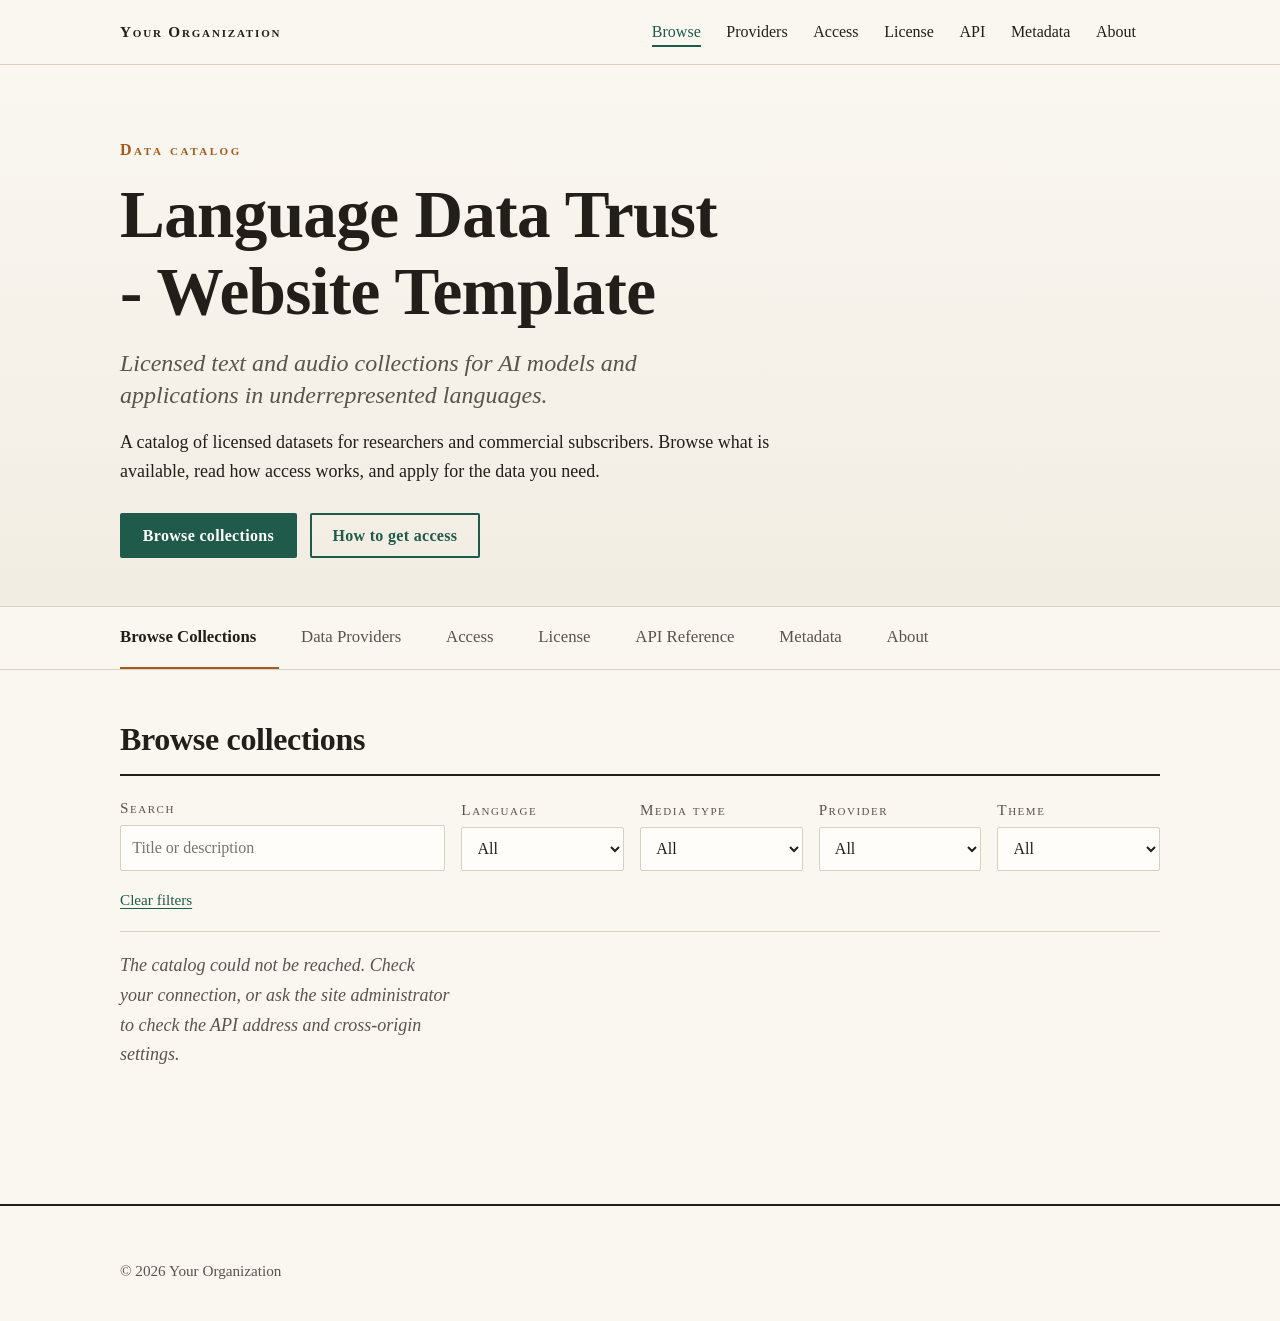
<file: index.html>
<!DOCTYPE html>
<html lang="en">
<head>
  <meta charset="UTF-8" />
  <meta name="viewport" content="width=device-width, initial-scale=1" />
  <title>Language Data Trust - Website Template</title>
  <meta name="description" content="A catalog of licensed language datasets for researchers and commercial subscribers." />
  <link rel="icon" href="data:image/svg+xml,%3Csvg xmlns=%27http://www.w3.org/2000/svg%27 viewBox=%270 0 64 64%27%3E%3Crect width=%2764%27 height=%2764%27 fill=%27%231f5a4a%27/%3E%3Ctext x=%2732%27 y=%2745%27 font-size=%2742%27 text-anchor=%27middle%27 fill=%27white%27 font-family=%27Georgia,serif%27%3EC%3C/text%3E%3C/svg%3E" />
  <script src="js/config.js"></script>
  <link rel="stylesheet" href="css/style.css" />
</head>
<body>
  <a class="skip-link" href="#main">Skip to content</a>

  <header class="masthead">
    <div class="wrap masthead-row">
      <a class="org" id="org-link" href="#browse"><span id="org-name">Your Organization</span></a>
      <nav aria-label="Primary">
        <ul class="nav" id="nav">
          <li><a href="#browse" data-tab="browse">Browse</a></li>
          <li><a href="#providers" data-tab="providers">Providers</a></li>
          <li><a href="#access" data-tab="access">Access</a></li>
          <li><a href="#license" data-tab="license">License</a></li>
          <li><a href="#api" data-tab="api">API</a></li>
          <li><a href="#metadata" data-tab="metadata">Metadata</a></li>
          <li><a href="#about" data-tab="about">About</a></li>
        </ul>
      </nav>
      <div class="account">
        <button type="button" class="btn btn-small" id="signin-btn" hidden>Sign in</button>
        <span class="user-chip" id="user-chip" hidden>Signed in
          <button type="button" class="link-button" id="signout-btn">Sign out</button></span>
      </div>
    </div>
  </header>

  <div class="banner banner-alert" id="site-notice" role="alert" hidden>
    <div class="wrap" id="site-notice-text"></div>
  </div>

  <div class="banner" id="sample-banner" role="note" hidden>
    <div class="wrap">You are viewing <strong>sample data</strong>. Set <code>apiBaseUrl</code> in
      <code>js/config.js</code> to connect the catalog to your API.</div>
  </div>

  <section class="hero" aria-labelledby="site-title">
    <div class="wrap">
      <p class="kicker">Data catalog</p>
      <h1 id="site-title">Language Data Trust - Website Template</h1>
      <p class="tagline" id="site-tagline"></p>
      <p class="intro" id="site-intro"></p>
      <div class="cta-row">
        <a class="btn" href="#browse">Browse collections</a>
        <a class="btn btn-ghost" href="#access">How to get access</a>
      </div>
    </div>
  </section>

  <nav class="tabs-bar" id="tabs-bar" aria-label="Sections">
    <div class="wrap tabs-bar-inner">
      <a href="#browse" data-tab="browse">Browse Collections</a>
      <a href="#providers" data-tab="providers">Data Providers</a>
      <a href="#access" data-tab="access">Access</a>
      <a href="#license" data-tab="license">License</a>
      <a href="#api" data-tab="api">API Reference</a>
      <a href="#metadata" data-tab="metadata">Metadata</a>
      <a href="#about" data-tab="about">About</a>
    </div>
  </nav>

  <main id="main" class="wrap" tabindex="-1">

    <!-- ───────── Browse ───────── -->
    <section class="panel" id="panel-browse" aria-labelledby="h-browse">
      <h2 id="h-browse">Browse collections</h2>
      <form class="filters" id="filters" role="search" aria-label="Filter collections">
        <label class="field field-search"><span>Search</span>
          <input type="search" id="f-search" placeholder="Title or description" autocomplete="off" /></label>
        <label class="field"><span>Language</span><select id="f-language"><option value="">All</option></select></label>
        <label class="field"><span>Media type</span><select id="f-mediaType"><option value="">All</option></select></label>
        <label class="field"><span>Provider</span><select id="f-provider"><option value="">All</option></select></label>
        <label class="field"><span>Theme</span><select id="f-theme"><option value="">All</option></select></label>
        <button type="reset" class="link-button" id="f-reset">Clear filters</button>
      </form>
      <p class="result-count" id="result-count" role="status" aria-live="polite"></p>
      <div class="entries" id="entries"></div>
      <nav class="pagination" id="pagination" aria-label="Pages"></nav>
    </section>

    <!-- ───────── Providers ───────── -->
    <section class="panel" id="panel-providers" aria-labelledby="h-providers" hidden>
      <h2 id="h-providers">Data providers</h2>
      <p class="lede">The organizations that contribute content to the catalog, grouped by type. Open a provider to see its collections.</p>
      <div class="providers-layout">
        <nav class="providers-sidenav" id="providers-sidenav" aria-label="Provider types"></nav>
        <div class="providers-content" id="providers-list"></div>
      </div>
    </section>

    <!-- Content pages are loaded from /pages. Edit those files to change the wording. -->
    <section class="panel" id="panel-access" data-page="pages/access.html" hidden aria-label="How to get access"></section>
    <section class="panel" id="panel-license" data-page="pages/license.html" hidden aria-label="License and terms"></section>
    <section class="panel" id="panel-api" data-page="pages/api.html" hidden aria-label="API reference"></section>
    <section class="panel" id="panel-metadata" data-page="pages/metadata.html" hidden aria-label="Metadata schemas"></section>
    <section class="panel" id="panel-about" data-page="pages/about.html" hidden aria-label="About this catalog"></section>
  </main>

  <footer class="site-footer">
    <div class="wrap">
      <p id="footer-text">&copy; Your Organization</p>
    </div>
  </footer>

  <!-- ───────── Collection detail ───────── -->
  <dialog id="detail" aria-labelledby="detail-title">
    <div class="dialog-head">
      <h2 id="detail-title"></h2>
      <button type="button" class="link-button" id="detail-close" aria-label="Close">Close</button>
    </div>
    <p class="meta" id="detail-meta"></p>
    <p id="detail-desc"></p>
    <dl class="facts" id="detail-facts"></dl>
    <h3 id="sample-heading">Sample files</h3>
    <p class="note" id="sample-note"></p>
    <ul class="file-list" id="file-list"></ul>

    <h3>Get this collection through the API</h3>
    <p>The data is delivered through the API, not from this page. Use calls like these:</p>
    <pre><code id="api-snippet"></code></pre>
    <p class="note"><a href="#api" id="detail-api-link">See the API reference</a></p>
  </dialog>

  <script src="js/auth.js"></script>
  <script src="js/api.js"></script>
  <script src="js/app.js"></script>
</body>
</html>
</file>
<file: css/style.css>
/*
 * Trust front end template: serif theme.
 * To rebrand, change the custom properties in :root (and the dark-mode block).
 * Fonts are system font stacks, so there is nothing to download.
 * Themes: the :root values are the Classic theme. The Continent and Light themes
 * are defined at the end of this file. The developer picks one with `theme` in js/config.js.
 */

:root {
  --paper:      #faf7f1;
  --paper-2:    #f2ede3;
  --card:       #fffdf9;
  --ink:        #221f1b;
  --ink-soft:   #5a544b;
  --rule:       #d8d0c0;
  --accent:     #1f5a4a;   /* deep green */
  --accent-ink: #ffffff;
  --accent-2:   #a45a1c;   /* ochre, used sparingly */
  --accent-3:   #1f5a4a;
  --focus:      #b8860b;

  --serif: "Iowan Old Style", "Palatino Linotype", Palatino, "Book Antiqua", "Source Serif Pro", Georgia, "Times New Roman", serif;
  --measure: 44rem;
  --wrap: 68rem;

  /* Shape and type, overridden by the other themes */
  --head-weight: 600;
  --h1-weight: 600;
  --label-variant: small-caps;
  --group-case: lowercase;
  --radius: 2px;
  --radius-card: 0;
  --card-shadow: none;
  --band-h: 0px;
  --band: none;
}

@media (prefers-color-scheme: dark) {
  :root:not([data-palette="continent"]):not([data-palette="light"]) {
    --paper:    #16140f;
    --paper-2:  #1e1b15;
    --card:     #1c1a14;
    --ink:      #efe9dc;
    --ink-soft: #b2a995;
    --rule:     #3a362c;
    --accent:   #7fc4ad;
    --accent-ink: #12251f;
    --accent-2: #e0a15f;
    --focus:    #e0b44f;
  }
}

*, *::before, *::after { box-sizing: border-box; }
html { font-size: 100%; -webkit-text-size-adjust: 100%; }
body {
  margin: 0;
  font-family: var(--serif);
  font-size: 1.125rem;
  line-height: 1.65;
  color: var(--ink);
  background: var(--paper);
  font-variant-numeric: oldstyle-nums;
  text-rendering: optimizeLegibility;
}
img, svg { max-width: 100%; }
a { color: var(--accent); text-underline-offset: 0.18em; }
a:hover { color: var(--accent-2); }
:focus-visible { outline: 3px solid var(--focus); outline-offset: 2px; }
[hidden] { display: none !important; }

.wrap { width: 100%; max-width: var(--wrap); margin: 0 auto; padding-inline: 1.5rem; }
.skip-link { position: absolute; left: -999px; top: 0; background: var(--ink); color: var(--paper); padding: .6rem 1rem; z-index: 100; }
.skip-link:focus { left: 0; }

h1, h2, h3 { font-weight: var(--head-weight); line-height: 1.15; letter-spacing: -0.01em; margin: 0; }
h2 { font-size: 2rem; margin-bottom: 1rem; }
h3 { font-size: 1.3rem; margin: 2.2rem 0 .6rem; }
p { margin: 0 0 1rem; max-width: var(--measure); }
code, pre { font-family: ui-monospace, "SF Mono", Menlo, Consolas, monospace; font-size: .86em; }
code { background: var(--paper-2); padding: .08em .35em; border-radius: 3px; }
pre { background: var(--paper-2); border-left: 3px solid var(--accent); padding: 1rem 1.2rem; overflow-x: auto; margin: 0 0 1.2rem; max-width: 100%; }
pre code { background: none; padding: 0; }

/* ───────── Masthead ───────── */
.masthead { border-bottom: 1px solid var(--rule); background: var(--paper); }
.masthead::before { content: ""; display: block; height: var(--band-h); background: var(--band); }
.masthead-row { display: flex; align-items: center; gap: 1.5rem; flex-wrap: wrap; min-height: 4rem; }
.org { font-size: .95rem; font-variant: var(--label-variant); letter-spacing: .12em; text-decoration: none; color: var(--ink); font-weight: 600; margin-right: auto; }
.org:hover { color: var(--accent); }
.nav { display: flex; gap: 1.6rem; list-style: none; margin: 0; padding: 0; flex-wrap: wrap; }
.nav a { color: var(--ink); text-decoration: none; padding: .3rem 0; border-bottom: 2px solid transparent; font-size: 1rem; }
.nav a:hover { border-color: var(--rule); color: var(--ink); }
.nav a[aria-current="page"] { border-color: var(--accent); color: var(--accent); }
.account { display: flex; align-items: center; gap: .8rem; font-size: .95rem; color: var(--ink-soft); }

.banner { background: var(--paper-2); border-bottom: 1px solid var(--rule); font-size: .95rem; padding: .6rem 0; color: var(--ink-soft); }
.banner .wrap > * { margin: 0; }
.banner-alert { background: var(--paper-2); border-left: 4px solid var(--accent-2); color: var(--ink); }

/* ───────── Hero ───────── */
.hero { padding: 4.5rem 0 3rem; border-bottom: 1px solid var(--rule); background: linear-gradient(180deg, var(--paper), var(--paper-2)); }
.kicker { font-variant: var(--label-variant); letter-spacing: .16em; color: var(--accent-2); font-size: 1rem; margin-bottom: .8rem; font-weight: 600; }
.hero h1 { font-weight: var(--h1-weight); font-size: clamp(2.4rem, 6vw, 4.2rem); max-width: 18ch; margin-bottom: 1rem; }
.tagline { font-size: 1.5rem; font-style: italic; color: var(--ink-soft); max-width: 36rem; line-height: 1.35; }
.intro { color: var(--ink); }
.cta-row { display: flex; flex-wrap: wrap; gap: .8rem; margin: 1.6rem 0 0; }


/* ───────── Buttons ───────── */
.btn { display: inline-block; font: inherit; font-size: 1rem; font-weight: 600; letter-spacing: .02em; padding: .7rem 1.3rem; background: var(--accent); color: var(--accent-ink); border: 2px solid var(--accent); border-radius: var(--radius); cursor: pointer; text-decoration: none; line-height: 1.2; }
.btn:hover { background: var(--ink); border-color: var(--ink); color: var(--paper); }
.btn-ghost { background: transparent; color: var(--accent); }
.btn-small { padding: .35rem .8rem; font-size: .9rem; }
.btn[disabled] { opacity: .45; cursor: not-allowed; }
.link-button { font: inherit; background: none; border: 0; padding: 0; color: var(--accent); text-decoration: underline; text-underline-offset: .18em; cursor: pointer; }
.link-button:hover { color: var(--accent-2); }

/* ───────── Tab bar (sticks to the top of the window) ───────── */
.tabs-bar { position: sticky; top: 0; z-index: 20; background: var(--paper); border-bottom: 1px solid var(--rule); }
.tabs-bar-inner { display: flex; gap: 0; overflow-x: auto; scrollbar-width: none; }
.tabs-bar-inner::-webkit-scrollbar { display: none; }
.tabs-bar a { flex: 0 0 auto; padding: 1rem 1.4rem; color: var(--ink-soft); text-decoration: none; font-size: 1.05rem; border-bottom: 3px solid transparent; margin-bottom: -1px; white-space: nowrap; }
.tabs-bar a:hover { color: var(--ink); }
.tabs-bar a[aria-current="page"] { color: var(--ink); font-weight: 600; border-bottom-color: var(--accent-2); }
.tabs-bar a:first-child { padding-left: 0; }

/* ───────── Panels ───────── */
main { padding-top: 3.2rem; padding-bottom: 5rem; scroll-margin-top: 4rem; }
.panel { min-height: 24rem; }
.lede { font-size: 1.3rem; line-height: 1.5; color: var(--ink-soft); font-style: italic; margin-bottom: 1.6rem; }
.note { font-size: .95rem; color: var(--ink-soft); }
.empty { color: var(--ink-soft); font-style: italic; }

/* ───────── Filters ───────── */
.filters { display: grid; grid-template-columns: 2fr repeat(4, 1fr); gap: 1rem; align-items: end; padding: 1.2rem 0; border-top: 2px solid var(--ink); border-bottom: 1px solid var(--rule); margin-bottom: 1rem; }
.field { display: flex; flex-direction: column; gap: .3rem; min-width: 0; }
.field > span { font-variant: var(--label-variant); letter-spacing: .1em; font-size: .95rem; color: var(--ink-soft); }
input, select, textarea { font: inherit; font-size: 1rem; min-height: 2.75rem; color: var(--ink); background: var(--card); border: 1px solid var(--rule); border-radius: var(--radius); padding: .55rem .7rem; width: 100%; min-width: 0; }
textarea { min-height: 0; }
input[type="checkbox"] { min-height: 0; }
input:focus, select:focus, textarea:focus { border-color: var(--accent); }
.filters .link-button { grid-column: 1 / -1; justify-self: start; font-size: .95rem; }
.result-count { color: var(--ink-soft); font-size: .95rem; margin: 0 0 1.2rem; }

/* ───────── Entries ───────── */
.entries { display: grid; grid-template-columns: repeat(auto-fill, minmax(19rem, 1fr)); gap: 1.6rem; }
.entry { background: var(--card); border: 1px solid var(--rule); border-top: 3px solid var(--accent); padding: 1.3rem 1.4rem 1.2rem; display: flex; flex-direction: column; }
.entry:nth-child(3n+2) { border-top-color: var(--accent-2); }
.entry:nth-child(3n+3) { border-top-color: var(--accent-3); }
.meta { font-variant: var(--label-variant); letter-spacing: .08em; color: var(--ink-soft); font-size: .95rem; margin: 0 0 .4rem; }
.entry h3 { margin: 0 0 .6rem; font-size: 1.35rem; }
.entry-title { font: inherit; font-weight: 600; background: none; border: 0; padding: 0; text-align: left; color: var(--ink); cursor: pointer; letter-spacing: inherit; }
.entry-title:hover { color: var(--accent); text-decoration: underline; text-underline-offset: .15em; }
.entry-desc { font-size: 1rem; color: var(--ink); margin-bottom: .8rem; flex: 1; }
.entry-stats { font-size: .95rem; color: var(--ink-soft); margin-bottom: .8rem; font-variant-numeric: lining-nums; }
.chips { list-style: none; display: flex; flex-wrap: wrap; gap: .4rem; margin: 0; padding: 0; }
.chips li { font-size: .85rem; padding: .1rem .55rem; border: 1px solid var(--rule); border-radius: 999px; color: var(--ink-soft); }

.pagination { display: flex; align-items: center; justify-content: center; gap: 1.2rem; margin-top: 2.4rem; }
.page-info { color: var(--ink-soft); font-size: .95rem; }

.entry, .accordion, .mini-card, .aside-card, .apply-form, details.outline, dialog { border-radius: var(--radius-card); box-shadow: var(--card-shadow); }


/* ───────── Providers ───────── */
.providers-layout { display: grid; grid-template-columns: 13rem minmax(0, 1fr); gap: 2.6rem; align-items: start; margin-top: 1.6rem; }
.providers-sidenav { position: sticky; top: 5rem; display: flex; flex-direction: column; gap: .2rem; border-left: 2px solid var(--rule); }
.side-link { font: inherit; font-size: 1rem; text-align: left; background: none; border: 0; border-left: 3px solid transparent; margin-left: -2px; padding: .45rem .9rem; color: var(--ink-soft); cursor: pointer; }
.side-link:hover { color: var(--ink); }
.side-link[aria-current="true"] { color: var(--ink); font-weight: 600; border-left-color: var(--accent-2); }
.provider-group { margin-bottom: 3rem; scroll-margin-top: 5rem; }
.group-head { display: flex; justify-content: space-between; align-items: baseline; gap: 1rem; padding-bottom: .6rem; border-bottom: 2px solid var(--accent-2); margin-bottom: 1rem; }
.group-head h3 { margin: 0; font-size: 1.05rem; font-variant: var(--label-variant); letter-spacing: .14em; text-transform: var(--group-case); font-weight: 700; }
.group-head span { color: var(--ink-soft); font-size: .95rem; white-space: nowrap; }
.accordion { background: var(--card); border: 1px solid var(--rule); margin-bottom: .8rem; }
.acc-head { width: 100%; display: flex; justify-content: space-between; align-items: center; gap: 1rem; padding: 1.1rem 1.4rem; font: inherit; background: none; border: 0; cursor: pointer; color: var(--ink); text-align: left; }
.acc-head:hover .acc-name { color: var(--accent); }
.acc-name { font-size: 1.3rem; font-weight: 600; line-height: 1.2; }
.acc-right { display: flex; align-items: center; gap: 1rem; color: var(--ink-soft); font-size: 1rem; flex-shrink: 0; }
.chevron { width: 1.2rem; height: 1.2rem; fill: none; stroke: currentColor; stroke-width: 2.5; stroke-linecap: round; stroke-linejoin: round; transition: transform .2s; }
.acc-head[aria-expanded="true"] .chevron { transform: rotate(180deg); }
.acc-body { padding: 0 1.4rem 1.3rem; border-top: 1px solid var(--rule); }
.acc-body .desc { margin: 1rem 0; color: var(--ink); }
.acc-foot { margin: .8rem 0 0; font-size: .95rem; color: var(--ink-soft); }
.collection-table { font-size: .95rem; }
.collection-table .col-name { font-weight: 600; min-width: 9rem; }
.collection-table td:nth-child(2) { min-width: 14rem; }
.collection-table td:nth-child(n+3) { white-space: nowrap; }

/* ───────── Access ───────── */
.steps { counter-reset: s; list-style: none; padding: 0; margin: 0 0 2.4rem; display: grid; grid-template-columns: repeat(4, 1fr); gap: 1.4rem; max-width: none; }
.steps li { counter-increment: s; border-top: 2px solid var(--ink); padding-top: .8rem; font-size: 1rem; }
.steps li::before { content: counter(s); display: block; font-size: 2.2rem; font-weight: 600; color: var(--accent-2); line-height: 1; margin-bottom: .4rem; font-variant-numeric: lining-nums; }
.two-up { display: grid; grid-template-columns: repeat(2, 1fr); gap: 1.6rem; margin-bottom: 1rem; }
.aside-card { background: var(--card); border: 1px solid var(--rule); border-left: 4px solid var(--accent); padding: 1.4rem 1.6rem; }
.aside-card:nth-child(2) { border-left-color: var(--accent-2); }
.aside-card h3 { margin-top: 0; }
.aside-card ul { padding-left: 1.2rem; margin: 0 0 1.2rem; }
.plain { padding-left: 1.2rem; max-width: var(--measure); }
.apply-form { background: var(--card); border: 1px solid var(--rule); padding: 1.6rem; margin: 1.6rem 0; max-width: 50rem; }
.apply-form h3 { margin-top: 0; }
.form-grid { display: grid; grid-template-columns: 1fr 1fr; gap: 1rem; margin-bottom: 1rem; }
.field-wide { grid-column: 1 / -1; }
.check { display: flex; gap: .6rem; align-items: flex-start; margin-bottom: 1.2rem; font-size: 1rem; }
.check input { width: auto; margin-top: .45rem; }
.form-status { margin-left: 1rem; color: var(--ink-soft); font-size: .95rem; }

/* ───────── Content pages ───────── */
.panel h4 { font-size: 1.1rem; margin: 1.6rem 0 .5rem; font-weight: 600; }
.callout { background: var(--paper-2); border-left: 4px solid var(--accent-2); padding: .9rem 1.2rem; max-width: var(--measure); }
.card-grid { display: grid; grid-template-columns: repeat(4, 1fr); gap: 1.2rem; margin: 0 0 1rem; }
.card-grid-2 { grid-template-columns: repeat(3, 1fr); margin-top: 1.6rem; }
.mini-card { background: var(--card); border: 1px solid var(--rule); border-top: 3px solid var(--accent); padding: 1rem 1.2rem; }
.mini-card:nth-child(even) { border-top-color: var(--accent-2); }
.mini-card h4 { margin: 0 0 .4rem; font-size: 1.15rem; }
.mini-card p { font-size: 1rem; margin: 0; }
.chips-wide li { font-size: .95rem; padding: .2rem .8rem; }
.chips-wide { margin-bottom: 1rem; }
.resource-list { list-style: none; padding: 0; margin: 0 0 1rem; max-width: 50rem; }
.resource-list li { padding: .8rem 0; border-top: 1px solid var(--rule); display: flex; flex-direction: column; }
.resource-list li:first-child { border-top: 2px solid var(--ink); }
.resource-list span { color: var(--ink-soft); font-size: 1rem; }
details.outline { margin: 1.6rem 0; max-width: var(--measure); border: 1px solid var(--rule); background: var(--card); padding: .8rem 1.2rem; }
details.outline summary { cursor: pointer; font-weight: 600; }
details.outline[open] summary { margin-bottom: .6rem; }

/* ───────── Tables (API) ───────── */
.table-wrap { overflow-x: auto; margin-bottom: 1rem; }
table { border-collapse: collapse; width: 100%; font-size: 1rem; }
th { text-align: left; font-variant: var(--label-variant); letter-spacing: .08em; font-weight: 600; color: var(--ink-soft); border-bottom: 2px solid var(--ink); padding: .5rem .8rem .5rem 0; }
td { padding: .6rem .8rem .6rem 0; border-bottom: 1px solid var(--rule); vertical-align: top; }
td code { white-space: nowrap; }

/* ───────── Dialog ───────── */
dialog { width: min(46rem, calc(100% - 2rem)); max-height: calc(100vh - 3rem); border: 1px solid var(--rule); border-top: 4px solid var(--accent); background: var(--card); color: var(--ink); padding: 1.8rem 2rem; font-family: var(--serif); }
dialog::backdrop { background: rgba(20, 16, 10, .55); }
dialog pre { white-space: pre-wrap; overflow-wrap: anywhere; }
.dialog-head { display: flex; justify-content: space-between; align-items: flex-start; gap: 1rem; }
.dialog-head h2 { font-size: 1.7rem; margin-bottom: .4rem; }
.facts { display: grid; grid-template-columns: repeat(auto-fit, minmax(11rem, 1fr)); gap: 1rem 1.6rem; margin: 1rem 0 1.4rem; padding: 1rem 0; border-top: 1px solid var(--rule); border-bottom: 1px solid var(--rule); }
.facts dt { font-variant: var(--label-variant); letter-spacing: .08em; font-size: .9rem; color: var(--ink-soft); }
.facts dd { margin: 0; }
.file-list { list-style: none; margin: 0; padding: 0; }
.file-list li { padding: .6rem 0; border-top: 1px solid var(--rule); }
.file-list .empty { display: block; }
.file-name { display: block; font-weight: 600; word-break: break-word; }
.file-list .meta { display: block; margin: 0; }

/* ───────── Footer ───────── */
.site-footer::before { content: ""; display: block; height: var(--band-h); background: var(--band); margin-bottom: 1.6rem; }
.site-footer { border-top: 2px solid var(--ink); padding: 1.6rem 0 2.4rem; color: var(--ink-soft); font-size: .95rem; }
.site-footer p { margin: 0; }

/* ───────── Small screens ───────── */
@media (max-width: 62rem) {
  .filters { grid-template-columns: 1fr 1fr; }
  .field-search { grid-column: 1 / -1; }
  .steps { grid-template-columns: repeat(2, 1fr); }
  .card-grid, .card-grid-2 { grid-template-columns: repeat(2, 1fr); }
  .providers-layout { grid-template-columns: minmax(0, 1fr); gap: 1.2rem; }
  .providers-content, .acc-body { min-width: 0; }
  .providers-sidenav { position: static; flex-direction: row; flex-wrap: wrap; border-left: 0; gap: .4rem; }
  .side-link { border: 1px solid var(--rule); margin: 0; padding: .3rem .8rem; border-radius: 999px; font-size: .95rem; }
  .side-link[aria-current="true"] { border-color: var(--accent-2); }
}
@media (max-width: 42rem) {
  body { font-size: 1.05rem; }
  .wrap { padding-inline: 1.1rem; }
  .masthead-row { padding-top: .8rem; padding-bottom: .8rem; }
  .hero { padding: 2.6rem 0 2rem; }
  .filters { grid-template-columns: 1fr; }
  .two-up, .form-grid, .card-grid, .card-grid-2 { grid-template-columns: 1fr; }
  .steps { grid-template-columns: 1fr; }
  dialog { padding: 1.2rem; }
}
@media print {
  .tabs-bar, .masthead, .banner, .filters, .pagination, .cta-row, .skip-link { display: none; }
  body { background: #fff; color: #000; }
}

/* ═════════════════ Theme: Continent ═════════════════
   Modern and formal: a white page, a dark header and footer, hairline borders and a clean sans-serif,
   with terracotta, green and ochre used as accents. */
:root[data-palette="continent"] {
  --paper: #ffffff; --paper-2: #f8f5f1; --card: #ffffff;
  --ink: #231815; --ink-soft: #5b4e47; --rule: #e6e0d8;
  --accent: #a63d17; --accent-ink: #ffffff; --accent-2: #1f6b45; --accent-3: #d89412; --focus: #d89412;
  --serif: -apple-system, BlinkMacSystemFont, "Segoe UI", Roboto, "Helvetica Neue", Arial, sans-serif;
  --head-weight: 600; --h1-weight: 700; --label-variant: normal; --group-case: none;
  --radius: 4px; --radius-card: 6px; --card-shadow: none;
  --band-h: 3px; --band: #a63d17;
  color-scheme: light;
}
:root[data-palette="continent"] body { font-variant-numeric: normal; line-height: 1.6; }
:root[data-palette="continent"] h1, :root[data-palette="continent"] h2, :root[data-palette="continent"] h3 { letter-spacing: -.015em; }
:root[data-palette="continent"] .masthead { background: var(--ink); border-bottom: 0; }
:root[data-palette="continent"] .org { color: #ffffff; font-size: 1rem; letter-spacing: 0; font-weight: 700; }
:root[data-palette="continent"] .nav a { color: #eadfd7; }
:root[data-palette="continent"] .nav a:hover { color: #ffffff; border-color: rgba(255, 255, 255, .45); }
:root[data-palette="continent"] .nav a[aria-current="page"] { color: #ffffff; border-color: var(--accent-3); }
:root[data-palette="continent"] .hero { background: var(--paper); padding: 4.5rem 0 3.5rem; border-bottom: 1px solid var(--rule); }
:root[data-palette="continent"] .hero h1 { max-width: 20ch; }
:root[data-palette="continent"] .tagline { font-style: normal; font-weight: 500; color: var(--ink-soft); }
:root[data-palette="continent"] .lede { font-style: normal; color: var(--ink-soft); }
:root[data-palette="continent"] .kicker { text-transform: uppercase; letter-spacing: .12em; font-size: .8rem; color: var(--accent); font-weight: 700; }
:root[data-palette="continent"] .field > span,
:root[data-palette="continent"] .meta,
:root[data-palette="continent"] .facts dt { letter-spacing: .01em; font-weight: 600; }
:root[data-palette="continent"] th { letter-spacing: .01em; }
:root[data-palette="continent"] .btn { font-weight: 600; letter-spacing: .01em; }
:root[data-palette="continent"] .btn-ghost { color: var(--ink); border-color: var(--ink); }
:root[data-palette="continent"] .btn-ghost:hover { background: var(--ink); color: #ffffff; border-color: var(--ink); }
:root[data-palette="continent"] .tabs-bar a { font-size: 1rem; }
:root[data-palette="continent"] .tabs-bar a[aria-current="page"] { font-weight: 600; border-bottom-color: var(--accent); }
:root[data-palette="continent"] .filters { border-top: 2px solid var(--ink); }
:root[data-palette="continent"] .group-head h3 { text-transform: uppercase; letter-spacing: .12em; font-size: .8rem; font-weight: 700; }
:root[data-palette="continent"] .group-head { border-bottom-color: var(--accent); }
:root[data-palette="continent"] .side-link[aria-current="true"] { border-left-color: var(--accent-2); }
:root[data-palette="continent"] .chips li { border-radius: 4px; background: #fbe9e2; border-color: #f2cdbf; color: #8f3312; }
:root[data-palette="continent"] .chips li:nth-child(4n+2) { background: #e3f2ea; border-color: #bddccb; color: #17573a; }
:root[data-palette="continent"] .chips li:nth-child(4n+3) { background: #fcf0d6; border-color: #efd8a0; color: #7a5006; }
:root[data-palette="continent"] .chips li:nth-child(4n+4) { background: #efe9e4; border-color: #dcd0c6; color: #4a3b33; }
:root[data-palette="continent"] .site-footer { background: var(--ink); color: #d9cfc7; border-top: 0; }
:root[data-palette="continent"] .site-footer::before { display: none; }
:root[data-palette="continent"] dialog { border: 0; border-top: 4px solid var(--accent); box-shadow: 0 20px 50px -20px rgba(35, 24, 21, .5); }

/* ═════════════════ Theme: Light ═════════════════
   Bright and friendly: white surfaces, strong contrast, a clean sans-serif and plenty of color. */
:root[data-palette="light"] {
  --paper: #ffffff; --paper-2: #eef4ff; --card: #ffffff;
  --ink: #13202c; --ink-soft: #44525f; --rule: #d6e0ec;
  --accent: #2457d6; --accent-ink: #ffffff; --accent-2: #e8583a; --accent-3: #0f9b8e; --focus: #2457d6;
  --serif: -apple-system, BlinkMacSystemFont, "Segoe UI", Roboto, "Helvetica Neue", Arial, sans-serif;
  --head-weight: 650; --h1-weight: 750; --label-variant: normal; --group-case: none;
  --radius: 10px; --radius-card: 16px;
  --card-shadow: 0 1px 2px rgba(19, 32, 44, .06), 0 10px 26px -14px rgba(36, 87, 214, .28);
  --band-h: 5px;
  --band: linear-gradient(90deg, #2457d6 0 33.3%, #0f9b8e 33.3% 66.6%, #e8583a 66.6% 100%);
  color-scheme: light;
}
:root[data-palette="light"] body { font-variant-numeric: normal; line-height: 1.65; }
:root[data-palette="light"] h1, :root[data-palette="light"] h2, :root[data-palette="light"] h3 { letter-spacing: -.015em; }
:root[data-palette="light"] a:hover { color: #1a3f9e; }
:root[data-palette="light"] .hero {
  padding: 4.5rem 0 3.5rem; border-bottom: 1px solid var(--rule);
  background:
    radial-gradient(circle at 86% 24%, rgba(232, 88, 58, .20) 0 9%, transparent 9.4%),
    radial-gradient(circle at 93% 62%, rgba(15, 155, 142, .22) 0 6.5%, transparent 6.9%),
    radial-gradient(circle at 76% 70%, rgba(36, 87, 214, .16) 0 13%, transparent 13.4%),
    linear-gradient(135deg, #e6efff 0%, #e3f6f2 52%, #fff0e4 100%);
}
:root[data-palette="light"] .hero h1 { max-width: 20ch; }
:root[data-palette="light"] .tagline { font-style: normal; font-weight: 500; color: var(--ink-soft); }
:root[data-palette="light"] .lede { font-style: normal; color: var(--ink-soft); }
:root[data-palette="light"] .kicker { text-transform: uppercase; letter-spacing: .1em; font-size: .85rem; color: var(--accent); font-weight: 700; }
:root[data-palette="light"] .org { font-size: 1rem; letter-spacing: 0; font-weight: 700; color: var(--accent); }
:root[data-palette="light"] .field > span,
:root[data-palette="light"] .meta,
:root[data-palette="light"] .facts dt { letter-spacing: .01em; font-weight: 600; }
:root[data-palette="light"] th { letter-spacing: .01em; }
:root[data-palette="light"] .btn { font-weight: 600; letter-spacing: 0; border-radius: 999px; padding: .75rem 1.5rem; }
:root[data-palette="light"] .btn:hover { background: #1a3f9e; border-color: #1a3f9e; color: #fff; }
:root[data-palette="light"] .btn-ghost:hover { background: var(--accent); border-color: var(--accent); color: #fff; }
:root[data-palette="light"] .masthead { background: #fff; }
:root[data-palette="light"] .tabs-bar { background: #fff; }
:root[data-palette="light"] .tabs-bar a[aria-current="page"] { font-weight: 600; color: var(--accent); border-bottom-color: var(--accent); }
:root[data-palette="light"] .filters { background: var(--paper-2); border: 1px solid var(--rule); border-radius: 16px; padding: 1.2rem 1.4rem; }
:root[data-palette="light"] .entry { border-top-width: 5px; }
:root[data-palette="light"] .mini-card { border-top-width: 4px; }
:root[data-palette="light"] .mini-card:nth-child(3n) { border-top-color: var(--accent-3); }
:root[data-palette="light"] .aside-card { border-left-width: 6px; }
:root[data-palette="light"] .chips li { background: #eaf1ff; border-color: #cbdcfb; color: #1d3f9e; }
:root[data-palette="light"] .chips li:nth-child(3n+2) { background: #e2f6f3; border-color: #b9e6df; color: #0a6b62; }
:root[data-palette="light"] .chips li:nth-child(3n+3) { background: #ffece5; border-color: #ffd0c0; color: #a73e22; }
:root[data-palette="light"] .group-head h3 { text-transform: uppercase; letter-spacing: .1em; font-size: .85rem; font-weight: 700; color: var(--accent); }
:root[data-palette="light"] .group-head { border-bottom-color: var(--accent-2); }
:root[data-palette="light"] .side-link[aria-current="true"] { color: var(--accent); border-left-color: var(--accent-2); }
:root[data-palette="light"] .acc-head[aria-expanded="true"] { background: var(--paper-2); }
:root[data-palette="light"] .steps li { border-top-color: var(--accent); }
:root[data-palette="light"] .callout { background: #fff4ee; border-left-color: var(--accent-2); }
:root[data-palette="light"] .site-footer { background: var(--paper-2); border-top: 1px solid var(--rule); }
:root[data-palette="light"] .site-footer::before { display: none; }
:root[data-palette="light"] dialog { border: 0; border-top: 6px solid var(--accent); box-shadow: 0 24px 60px -20px rgba(19, 32, 44, .45); }
</file>
